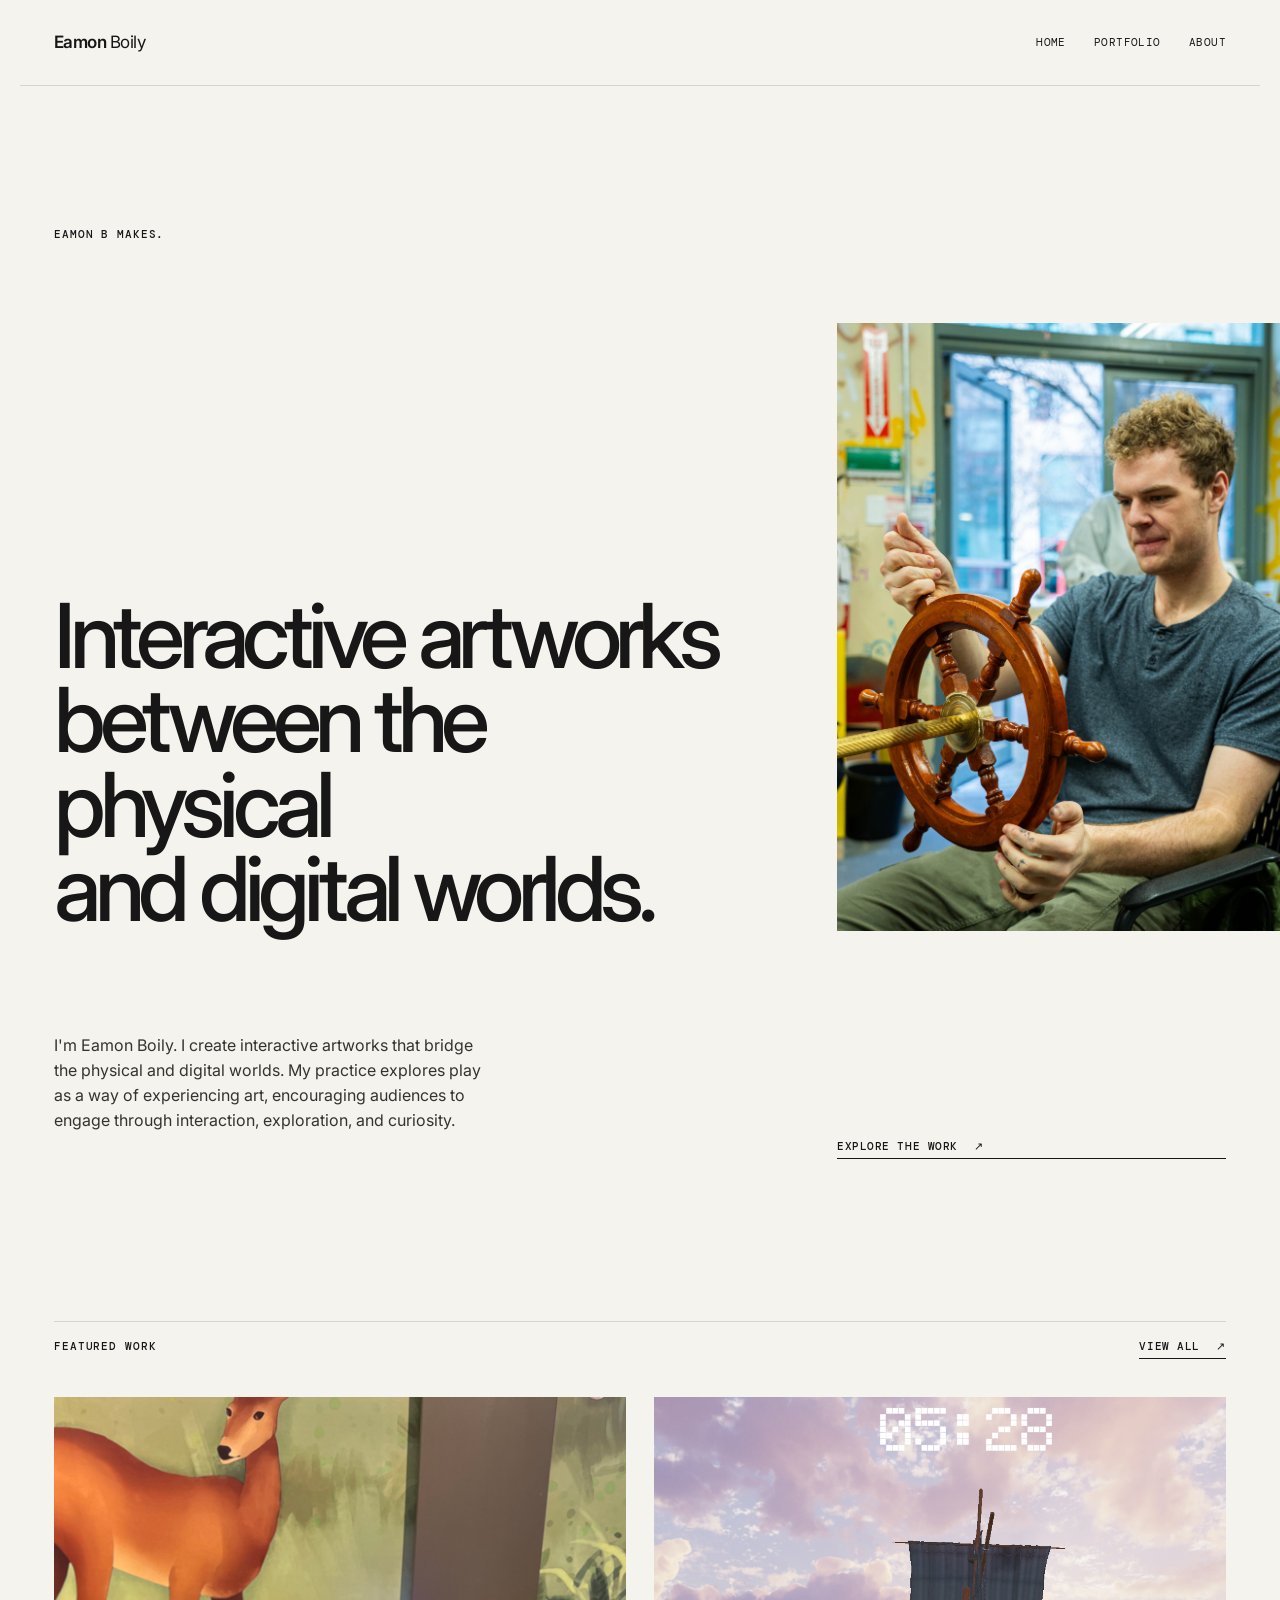
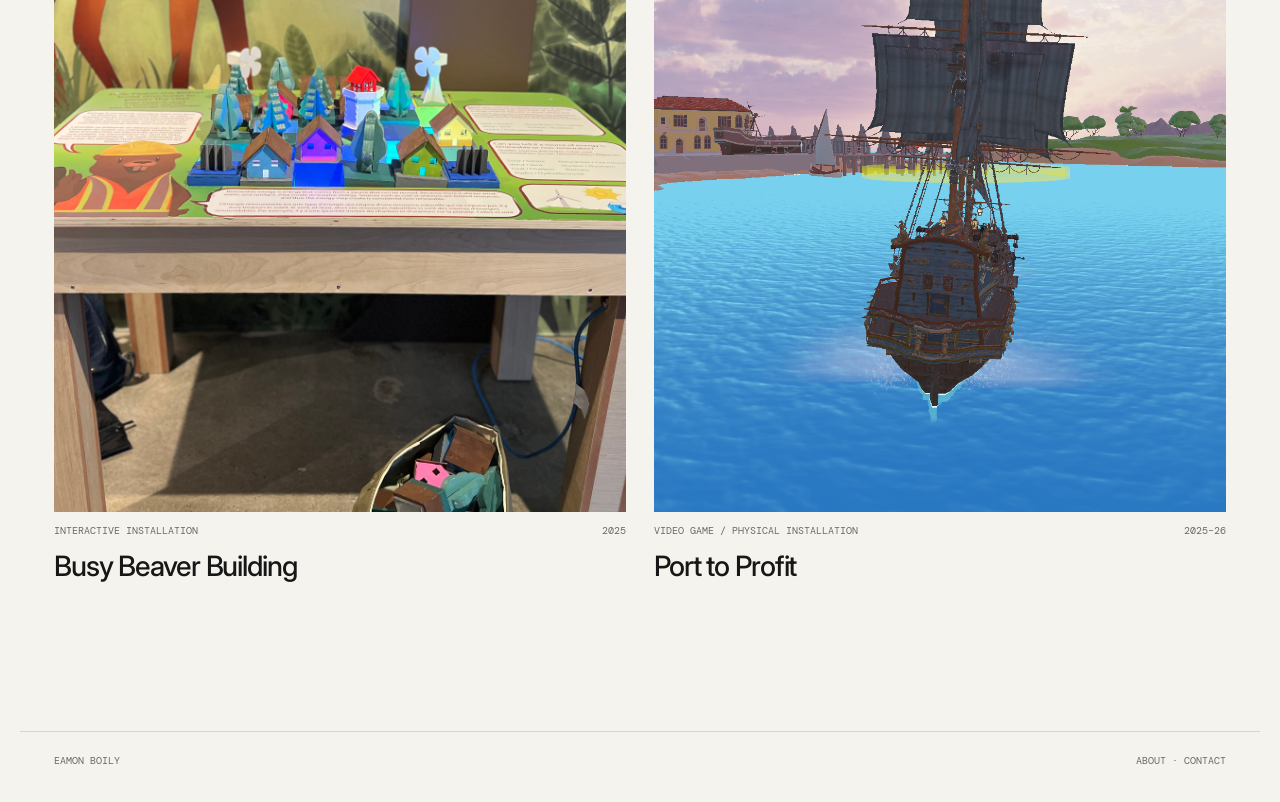
<file: index.html>
<!doctype html>
<html lang="en">
<head>
  <meta charset="utf-8">
  <meta name="viewport" content="width=device-width, initial-scale=1">
  <title>Eamon B Makes.</title>
  <meta name="description" content="Eamon Boily — interactive artist, designer, and creator exploring physical and digital interaction.">
  <link rel="stylesheet" href="assets/style.css">
</head>
<body>
  <header class="site-header">
    <a class="brand" href="index.html">Eamon <span>Boily</span></a>
    <nav><a href="index.html">Home</a><a href="portfolio.html">Portfolio</a><a href="bio.html">About</a></nav>
  </header>

  <main>
    <section class="hero">
      <p class="eyebrow">EAMON B MAKES.</p>
      <h1>Interactive artworks<br>between the physical<br>and digital worlds.</h1>
      <div class="project-image hero-image">
        <img src="images/MeHoldingWheel.jpg">
      </div>
      <p class="intro">I'm Eamon Boily. I create interactive artworks that bridge the physical and digital worlds. My practice explores play as a way of experiencing art, encouraging audiences to engage through interaction, exploration, and curiosity.</p>
      <a class="text-link" href="portfolio.html">Explore the work <span>↗</span></a>
    </section>

    <section class="featured">
      <div class="section-heading">
        <p class="eyebrow">FEATURED WORK</p>
        <a class="text-link" href="portfolio.html">View all <span>↗</span></a>
      </div>
      <div class="project-grid">
        <a class="project-card" href="projects/busy-beaver-building.html">
          <div class="project-image wix-image"><img src="images/BBB-Portfolio2.jpeg" alt="Featured work from Eamon Boily"></div>
          <div class="project-meta"><span>Interactive installation</span><span>2025</span></div>
          <h2>Busy Beaver Building</h2>
        </a>
        <a class="project-card" href="projects/port-to-profit.html">
          <div class="project-image wix-image"><img src ="images/PTP-Main.png"></div>
          <div class="project-meta"><span>Video game / physical installation</span><span>2025–26</span></div>
          <h2>Port to Profit</h2>
        </a>
      </div>
    </section>
  </main>

  <footer><span> Eamon Boily</span><span><a href="bio.html">About</a> · <a href="mailto:eamonboily@gmail.com">Contact</a></span></footer>
</body>
</html>
</file>
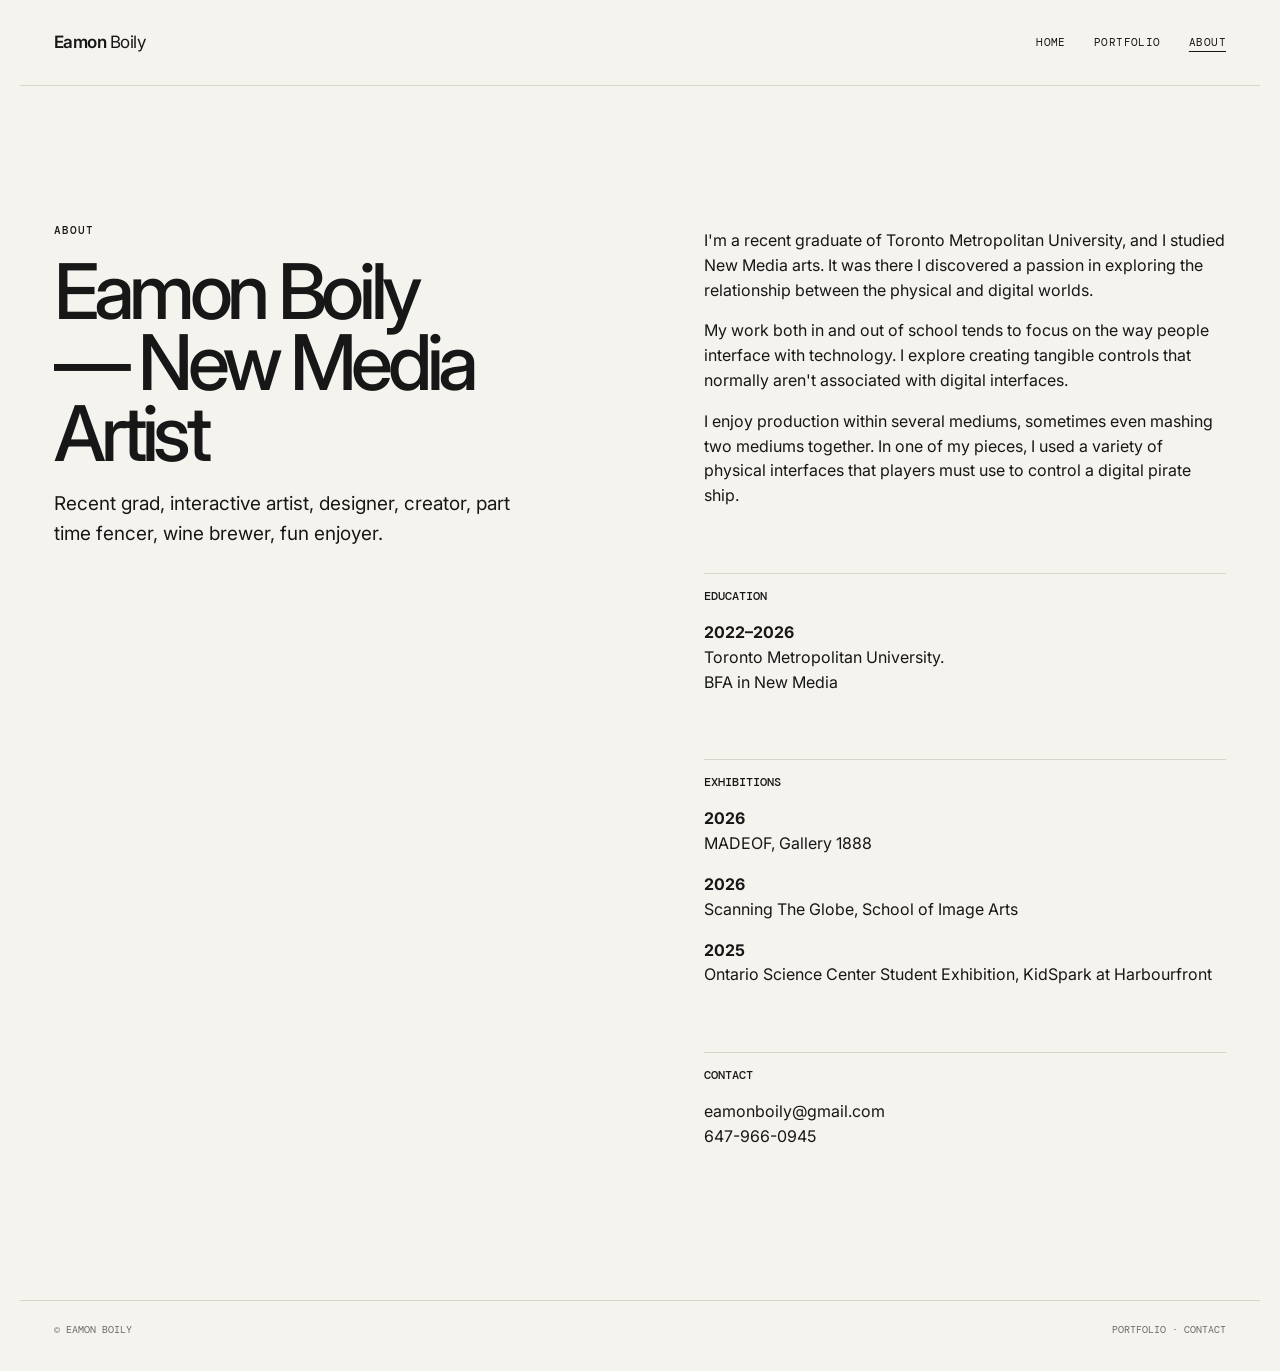
<file: bio.html>
<!doctype html>
<html lang="en">
<head>
  <meta charset="utf-8"><meta name="viewport" content="width=device-width, initial-scale=1">
  <title>About — Eamon B Makes.</title>
  <link rel="stylesheet" href="assets/style.css">
</head>
<body>
<header class="site-header"><a class="brand" href="index.html">Eamon <span>Boily</span></a><nav><a href="index.html">Home</a><a href="portfolio.html">Portfolio</a><a class="active" href="bio.html">About</a></nav></header>
<main>
  <section class="bio-layout">
    <div><p class="eyebrow">ABOUT</p><h1>Eamon Boily<br>— New Media Artist</h1><p class="lead">Recent grad, interactive artist, designer, creator, part time fencer, wine brewer, fun enjoyer.</p></div>
    <div class="bio-copy">
      <p>I'm a recent graduate of Toronto Metropolitan University, and I studied New Media arts. It was there I discovered a passion in exploring the relationship between the physical and digital worlds.</p>
      <p>My work both in and out of school tends to focus on the way people interface with technology. I explore creating tangible controls that normally aren't associated with digital interfaces.</p>
      <p>I enjoy production within several mediums, sometimes even mashing two mediums together. In one of my pieces, I used a variety of physical interfaces that players must use to control a digital pirate ship.</p>
      <h2>Education</h2><p><strong>2022–2026</strong><br>Toronto Metropolitan University.<br>BFA in New Media</p>
      <h2>Exhibitions</h2>
      <p><strong>2026</strong><br>MADEOF, Gallery 1888</p>
      <p><strong>2026</strong><br><a href="https://scanningtheglobe.ca/" target="_blank" rel="noreferrer">Scanning The Globe</a>, School of Image Arts</p>
      <p><strong>2025</strong><br>Ontario Science Center Student Exhibition, KidSpark at Harbourfront</p>
      <h2>Contact</h2><p><a href="mailto:eamonboily@gmail.com">eamonboily@gmail.com</a><br>647-966-0945</p>
    </div>
  </section>
</main>
<footer><span>© Eamon Boily</span><span><a href="portfolio.html">Portfolio</a> · <a href="mailto:eamonboily@gmail.com">Contact</a></span></footer>
</body>
</html>
</file>
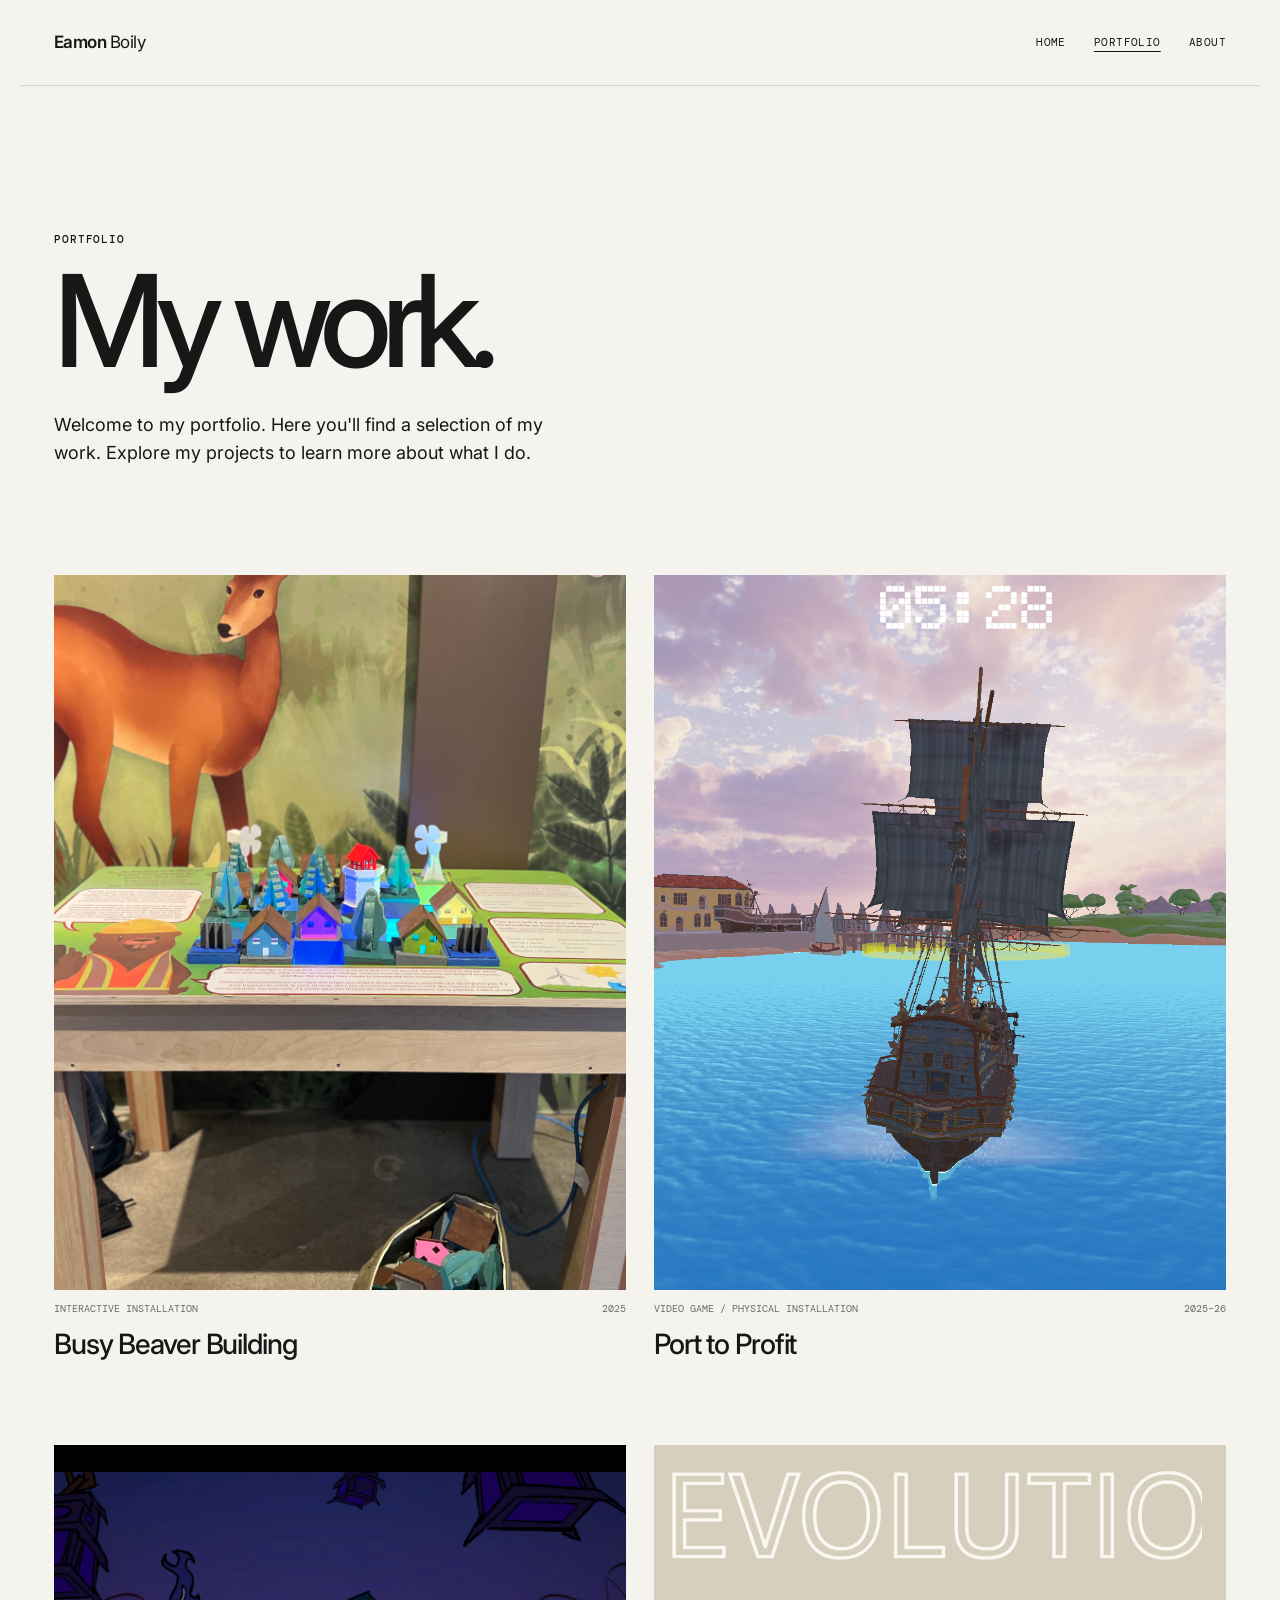
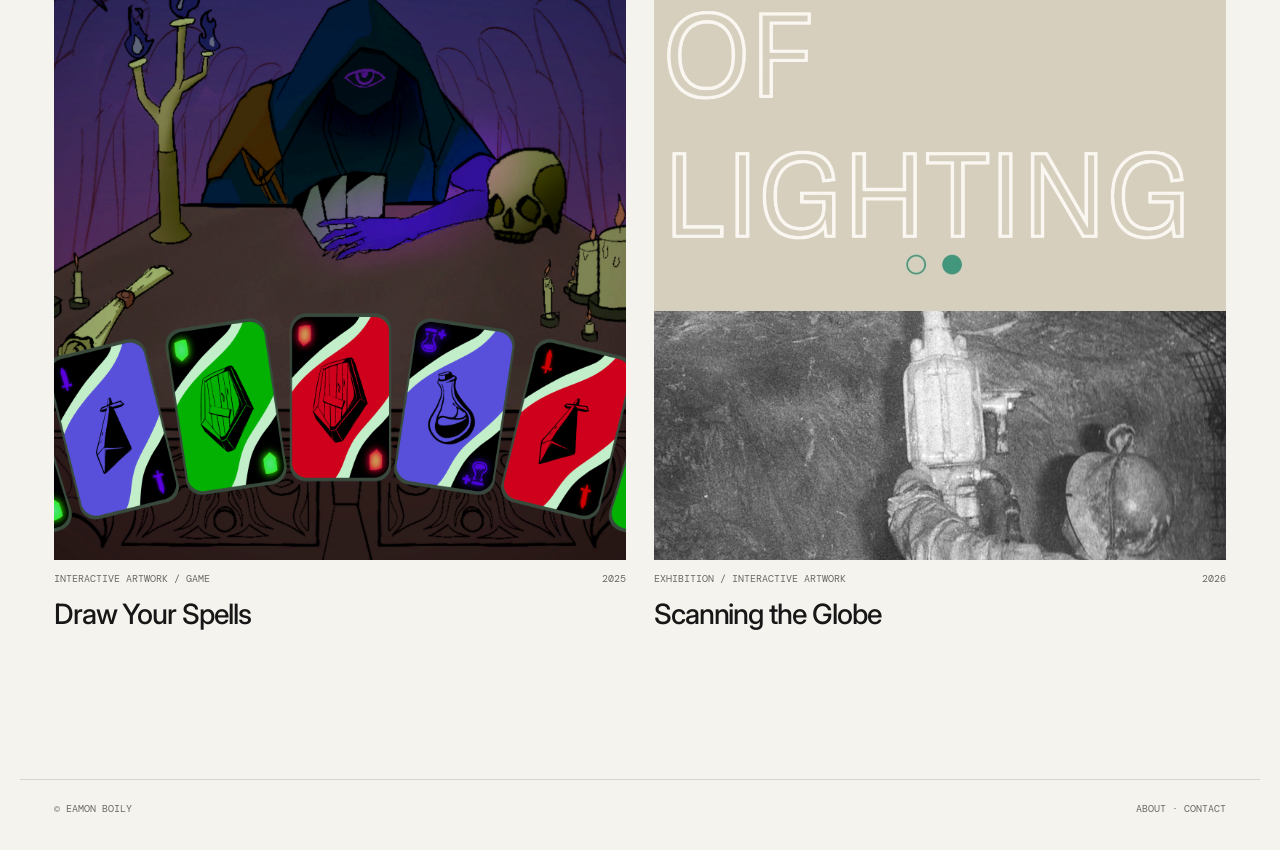
<file: portfolio.html>
<!doctype html>
<html lang="en">
<head>
  <meta charset="utf-8"><meta name="viewport" content="width=device-width, initial-scale=1">
  <title>Portfolio — Eamon B Makes.</title>
  <link rel="stylesheet" href="assets/style.css">
</head>
<body>
<header class="site-header"><a class="brand" href="index.html">Eamon <span>Boily</span></a><nav><a href="index.html">Home</a><a class="active" href="portfolio.html">Portfolio</a><a href="bio.html">About</a></nav></header>
<main>
  <section class="page-intro"><p class="eyebrow">PORTFOLIO</p><h1>My work.</h1><p>Welcome to my portfolio. Here you'll find a selection of my work. Explore my projects to learn more about what I do.</p></section>
  <section class="project-grid portfolio-grid">
    <a class="project-card" href="projects/busy-beaver-building.html"><div class="project-image wix-image"><img src ="images/BBB-Portfolio2.jpeg"></div><div class="project-meta"><span>Interactive installation</span><span>2025</span></div><h2>Busy Beaver Building</h2></a>
    <a class="project-card" href="projects/port-to-profit.html"><div class="project-image wix-image"><img src = "images/PTP-Main.png"></div><div class="project-meta"><span>Video game / physical installation</span><span>2025–26</span></div><h2>Port to Profit</h2></a>
    <a class="project-card" href="projects/draw-your-spells.html"><div class="project-image wix-image"><img src = "images/DYS-Main.png"></div><div class="project-meta"><span>Interactive artwork / game</span><span>2025</span></div><h2>Draw Your Spells</h2></a>
    <a class="project-card" href="projects/scanning-the-globe.html"><div class="project-image wix-image"><img src = "images/STG-M2.jpg"></div><div class="project-meta"><span>Exhibition / interactive artwork</span><span>2026</span></div><h2>Scanning the Globe</h2></a>
  </section>
</main>
<footer><span>© Eamon Boily</span><span><a href="bio.html">About</a> · <a href="mailto:eamonboily@gmail.com">Contact</a></span></footer>
</body>
</html>
</file>
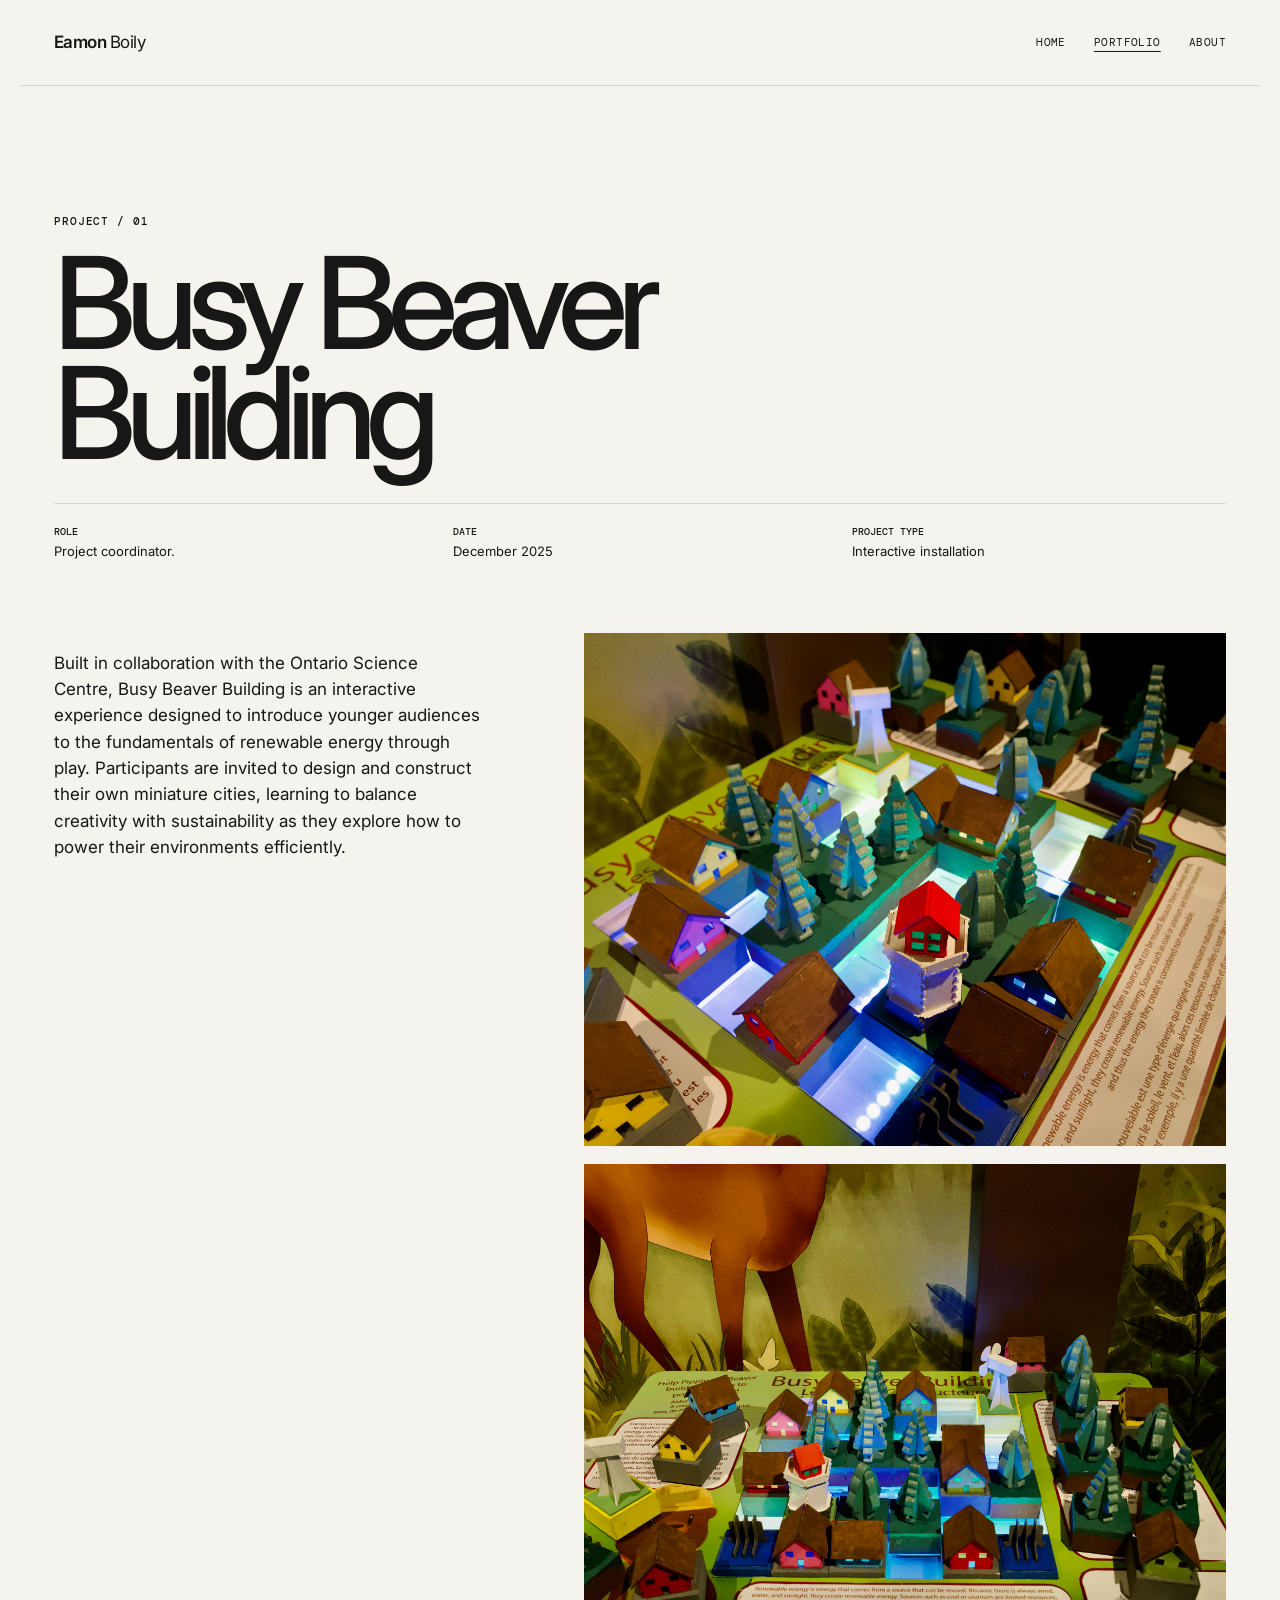
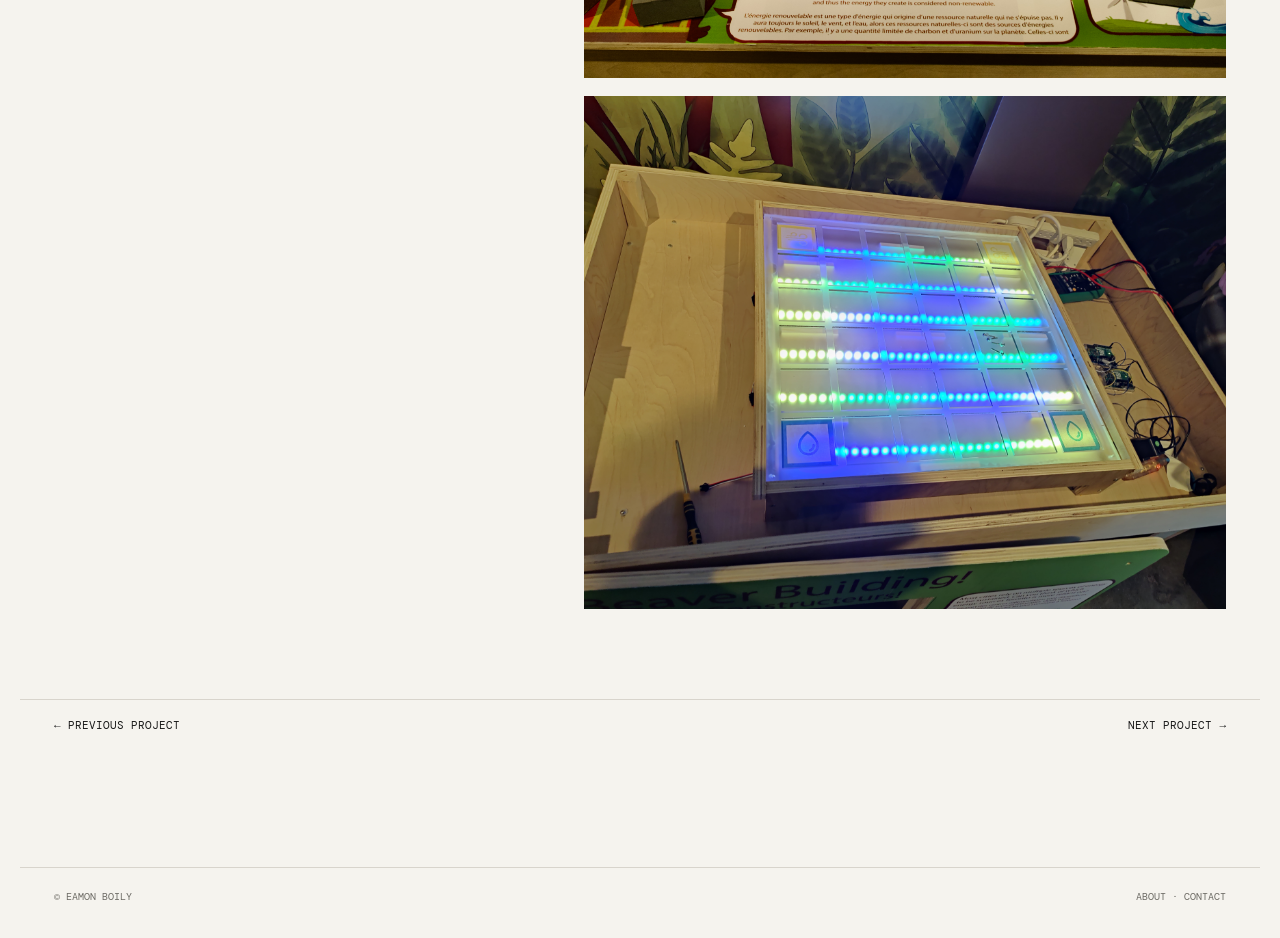
<file: projects/busy-beaver-building.html>
<!doctype html>
<html lang="en">
<head><meta charset="utf-8"><meta name="viewport" content="width=device-width, initial-scale=1"><title>Busy Beaver Building — Eamon B Makes.</title><link rel="stylesheet" href="../assets/style.css"></head>



<body>
<header class="site-header"><a class="brand" href="../index.html">Eamon <span>Boily</span></a><nav><a href="../index.html">Home</a><a class="active" href="../portfolio.html">Portfolio</a><a href="../bio.html">About</a></nav></header>
<main>
<section class="project-header"><p class="eyebrow">PROJECT / 01</p><h1>Busy Beaver<br>Building</h1><div class="project-details"><p><strong>Role</strong><br>Project coordinator.</p><p><strong>Date</strong><br>December 2025</p><p><strong>Project type</strong><br>Interactive installation</p></div></section>
<section class="project-body"><div class="project-copy"><p>Built in collaboration with the Ontario Science Centre, Busy Beaver Building is an interactive experience designed to introduce younger audiences to the fundamentals of renewable energy through play. Participants are invited to design and construct their own miniature cities, learning to balance creativity with sustainability as they explore how to power their environments efficiently.</p></div><div class="gallery">
    <div class="landscape-image"><img src = "../images/BBB-Portfolio1.jpeg"></div>
    <div class="landscape-image"><img src = "../images/BBB-Main.jpeg"></div>
    <div class="landscape-image"><img src = "../images/BBBImage.jpg"></div></div></section>
<div class="project-nav"><a href="scanning-the-globe.html">← Previous project</a><a href="port-to-profit.html">Next project →</a></div>
</main><footer><span>© Eamon Boily</span><span><a href="../bio.html">About</a> · <a href="mailto:eamonboily@gmail.com">Contact</a></span></footer>
</body></html>
</file>
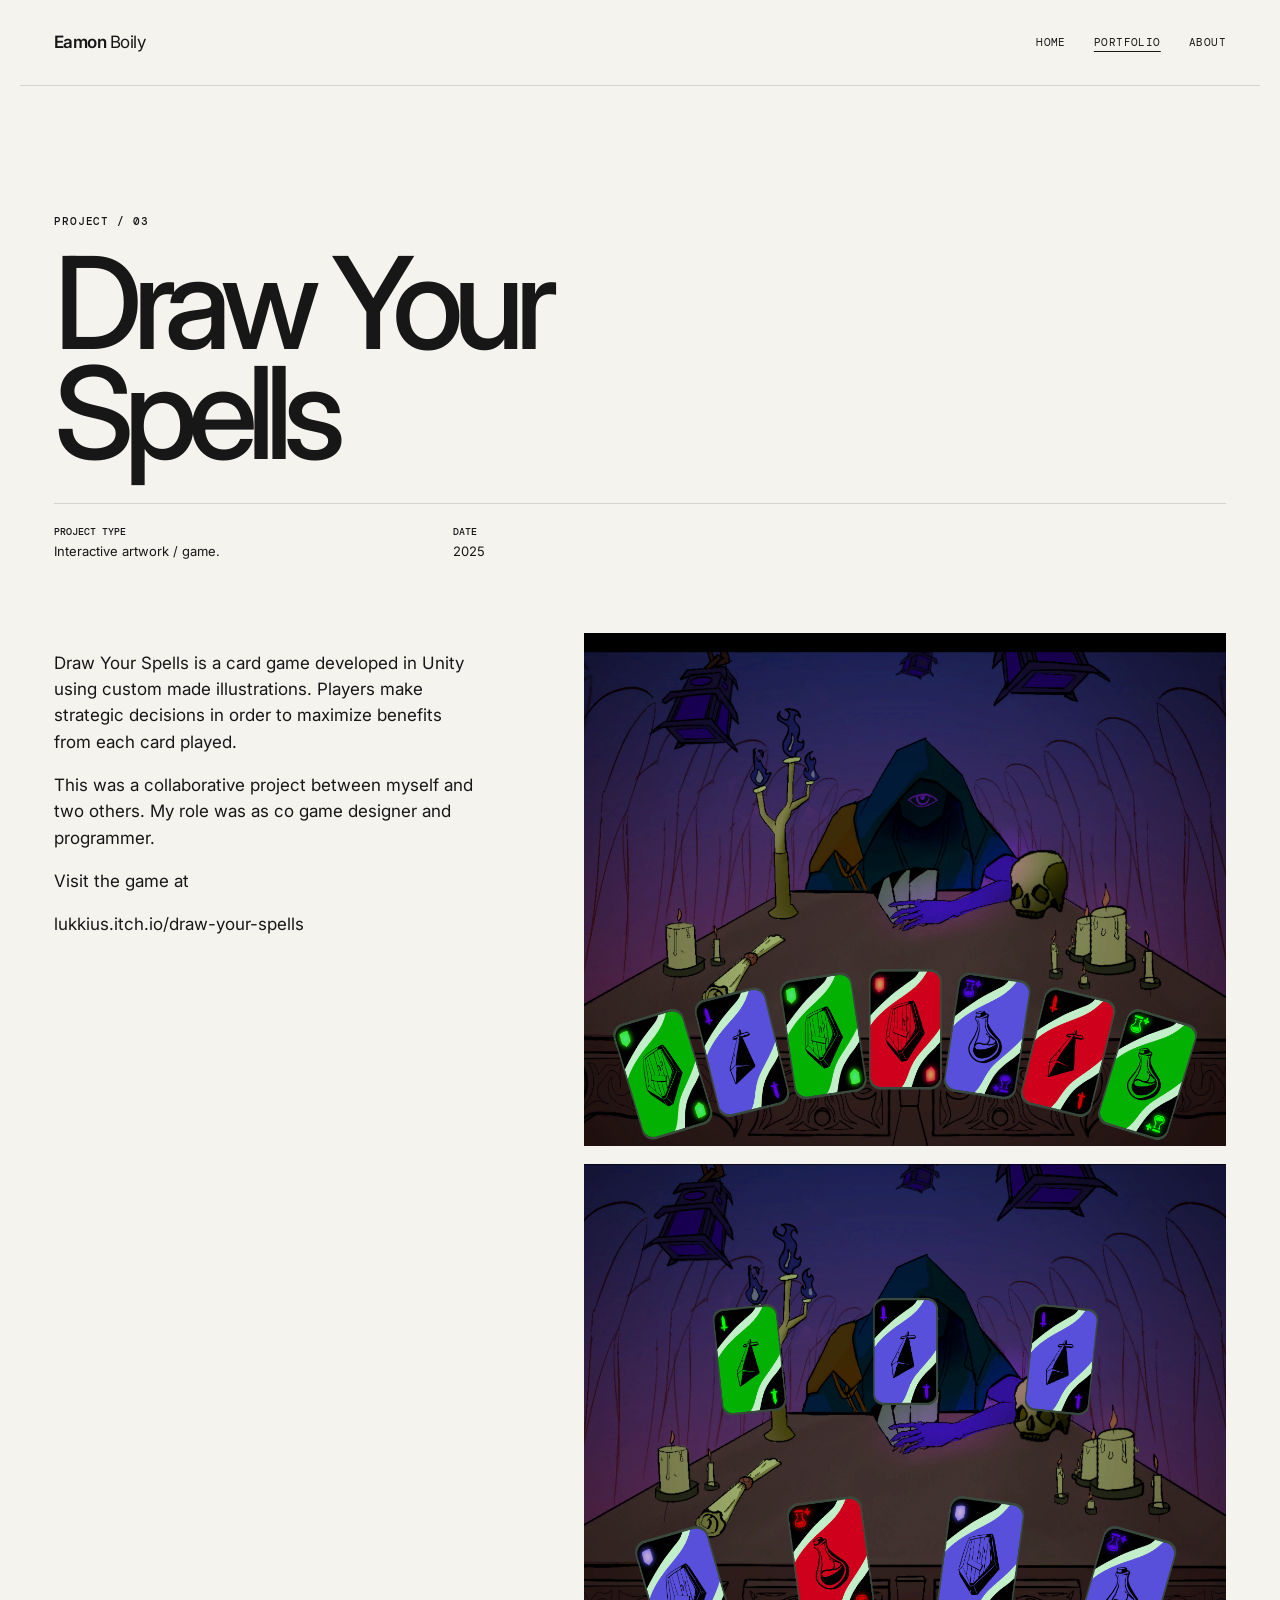
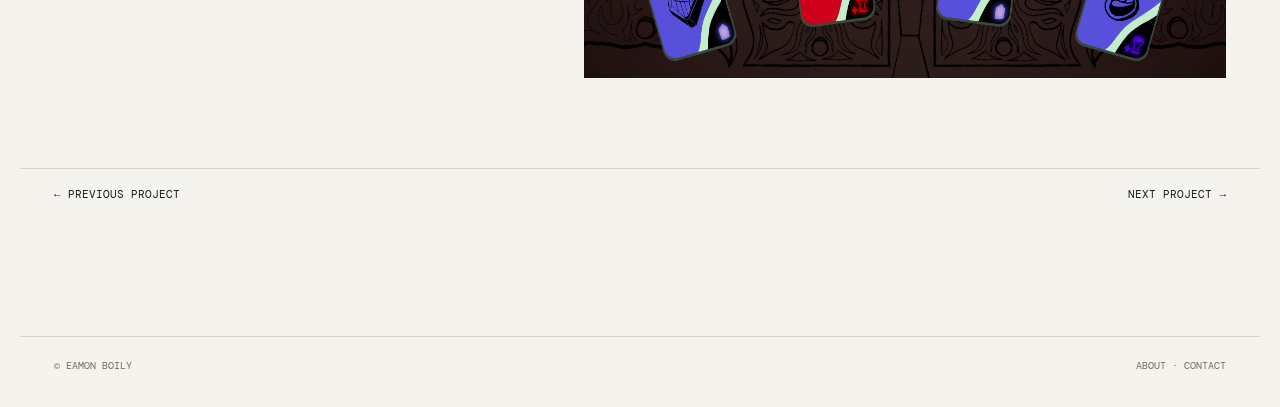
<file: projects/draw-your-spells.html>
<!doctype html>
<html lang="en">
<head>
<meta charset="utf-8"><meta name="viewport" content="width=device-width, initial-scale=1">
<title>Draw Your Spells — Eamon B Makes.</title>
<link rel="stylesheet" href="../assets/style.css">
</head>
<body>
<header class="site-header">
<a class="brand" href="../index.html">Eamon <span>Boily</span></a>
<nav><a href="../index.html">Home</a><a class="active" href="../portfolio.html">Portfolio</a><a href="../bio.html">About</a></nav>
</header>
<main>
<section class="project-header">
<p class="eyebrow">PROJECT / 03</p>
<h1>Draw Your<br>Spells</h1>
<div class="project-details">
<p><strong>Project type</strong><br>Interactive artwork / game.</p>
<p><strong>Date</strong><br>2025</p>
</div>
</section>
<section class="project-body">
<div class="project-copy">
<p>Draw Your Spells is a card game developed in Unity using custom made illustrations. Players make strategic decisions in order to maximize benefits from each card played.</p>
<p> This was a collaborative project between myself and two others. My role was as co game designer and programmer.</p>
<p> Visit the game at<p></p> lukkius.itch.io/draw-your-spells</p>
</div>
<div class="gallery">
<div class="landscape-image"><img src = "../images/DYS-Portfolio1.png"></div>
<div class="landscape-image"><img src = "../images/DYS-Portfolio2.png"></div>
</div>
</section>
<div class="project-nav"><a href="port-to-profit.html">← Previous project</a><a href="scanning-the-globe.html">Next project →</a></div>
</main>
<footer><span>© Eamon Boily</span><span><a href="../bio.html">About</a> · <a href="mailto:eamonboily@gmail.com">Contact</a></span></footer>
</body>
</html>
</file>
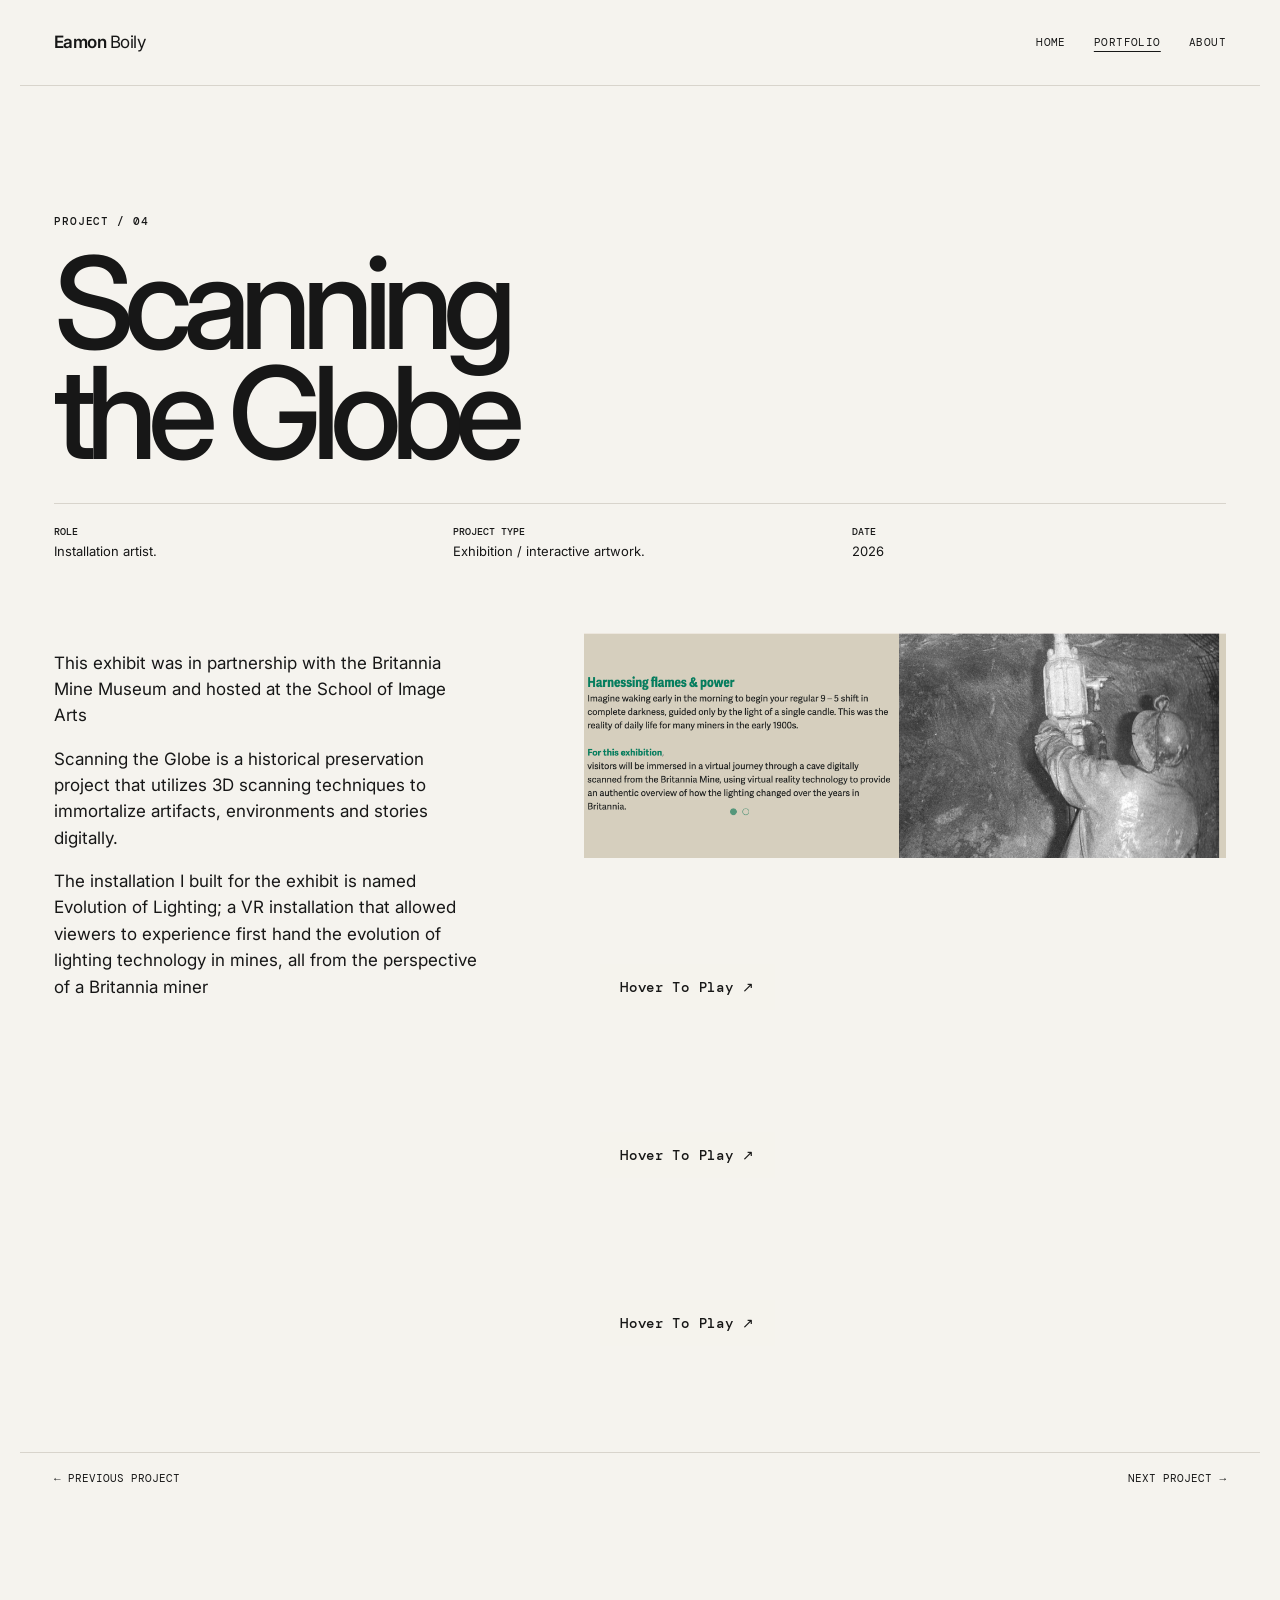
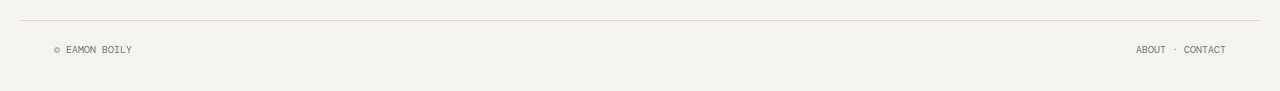
<file: projects/scanning-the-globe.html>
<!doctype html>
<html lang="en">
<head>
<meta charset="utf-8"><meta name="viewport" content="width=device-width, initial-scale=1">
<title>Scanning the Globe — Eamon B Makes.</title>
<link rel="stylesheet" href="../assets/style.css">
</head>
<body>
<header class="site-header">
<a class="brand" href="../index.html">Eamon <span>Boily</span></a>
<nav><a href="../index.html">Home</a><a class="active" href="../portfolio.html">Portfolio</a><a href="../bio.html">About</a></nav>
</header>
<main>
<section class="project-header">
<p class="eyebrow">PROJECT / 04</p>
<h1>Scanning<br>the Globe</h1>
<div class="project-details">
<p><strong>Role</strong><br>Installation artist.</p>
<p><strong>Project type</strong><br>Exhibition / interactive artwork.</p>
<p><strong>Date</strong><br>2026</p>
</div>
</section>
<section class="project-body">
<div class="project-copy">
<p>This exhibit was in partnership with the Britannia Mine Museum and hosted at the School of Image Arts</p>
<p>Scanning the Globe is a historical preservation project that utilizes 3D scanning techniques to immortalize artifacts, environments and stories digitally.</p>
<p>The installation I built for the exhibit is named Evolution of Lighting; a VR installation that allowed viewers to experience first hand the evolution of lighting technology in mines, all from the perspective of a Britannia miner</p>
</div>
<div class="gallery">
<div class="portfolioProject-image"><img src = "../images/STG-Portfolio1.png"></div>
<div class="video-hover"><video muted loop playsinline preload=""metadata><source src="../Videos/STG-Portfolio2.mp4"></video><span class ="video-hint">Hover To Play ↗</span></div>
<div class="video-hover"><video muted loop playsinline preload=""metadata><source src="../Videos/STG-Portfolio3.mp4"></video><span class ="video-hint">Hover To Play ↗</span></div>
<div class="video-hover"><video muted loop playsinline preload=""metadata><source src="../Videos/STG-Portfolio4.mp4"></video><span class ="video-hint">Hover To Play ↗</span></div>
</div>
</section>
<div class="project-nav"><a href="draw-your-spells.html">← Previous project</a><a href="busy-beaver-building.html">Next project →</a></div>
</main>
<footer><span>© Eamon Boily</span><span><a href="../bio.html">About</a> · <a href="mailto:eamonboily@gmail.com">Contact</a></span></footer>

<script>
  document.querySelectorAll('.video-hover video').forEach(video => {
    video.addEventListener('mouseenter', () => {
      video.play();
    });

    video.addEventListener('mouseleave', () => {
      video.pause();
      video.currentTime = 0;
    });
  });
</script>


</body>
</html>
</file>
<file: assets/style.css>
@import url('https://fonts.googleapis.com/css2?family=DM+Mono:wght@400;500&family=Inter:wght@400;500;600&display=swap');
:root{--bg:#f5f3ee;--ink:#171717;--muted:#6c6a64;--line:#d8d4cc;--max:1240px}
*{box-sizing:border-box}html{scroll-behavior:smooth}body{margin:0;background:var(--bg);color:var(--ink);font-family:Inter,Arial,sans-serif;line-height:1.55}a{color:inherit;text-decoration:none}a:hover{opacity:.62}.site-header{height:86px;max-width:var(--max);margin:auto;padding:0 34px;display:flex;align-items:center;justify-content:space-between;border-bottom:1px solid var(--line)}.brand{font-size:17px;font-weight:600;letter-spacing:-.03em}.brand span{font-weight:400}nav{display:flex;gap:28px;font-family:'DM Mono',monospace;font-size:11px;text-transform:uppercase;letter-spacing:.04em}nav a.active{text-decoration:underline;text-underline-offset:5px}.hero,.featured,.page-intro,.portfolio-grid,.bio-layout,.project-header,.project-body,.project-nav{max-width:var(--max);margin:auto;padding-left:34px;padding-right:34px}.hero{padding-top:15vh;padding-bottom:18vh;display:grid;grid-template-columns:1.4fr .8fr;gap:8vw;align-items:end}.eyebrow{font:500 11px/1.3 'DM Mono',monospace;letter-spacing:.08em}.hero .eyebrow{grid-column:1/-1;margin:0 0 -20px}.hero h1{font-size:clamp(48px,7vw,98px);line-height:.94;letter-spacing:-.07em;font-weight:500;margin:0}.intro{font-size:16px;max-width:440px;margin:0 0 26px;color:#35332f}.text-link{font:500 11px 'DM Mono',monospace;text-transform:uppercase;letter-spacing:.05em;border-bottom:1px solid var(--ink);padding-bottom:5px}.text-link span{margin-left:9px}.featured{padding-bottom:15vh}.section-heading{border-top:1px solid var(--line);padding-top:17px;display:flex;justify-content:space-between;margin-bottom:38px}.section-heading p{margin:0}.project-grid{display:grid;grid-template-columns:repeat(2,1fr);gap:70px 28px}.project-image{aspect-ratio:4/5;background:#ddd8ce}.placeholder{position:relative;overflow:hidden}.image-busy:after,.image-port:after{content:'';position:absolute;inset:13%;border:1px solid rgba(0,0,0,.15);transform:rotate(-5deg)}.image-port{background:#d8d5ce}.image-port:after{transform:rotate(4deg);inset:18% 10%}.project-meta{display:flex;justify-content:space-between;gap:20px;margin-top:12px;color:var(--muted);font:10px 'DM Mono',monospace;text-transform:uppercase}.project-card h2{font-size:28px;font-weight:500;letter-spacing:-.04em;margin:8px 0}.page-intro{padding-top:15vh;padding-bottom:10vh;max-width:var(--max)}.page-intro h1,.project-header h1{font-size:clamp(64px,10vw,140px);line-height:.86;letter-spacing:-.08em;font-weight:500;margin:20px 0 35px}.page-intro>p:last-child{max-width:520px;font-size:18px}.portfolio-grid{padding-bottom:15vh}.bio-layout{padding-top:14vh;padding-bottom:15vh;display:grid;grid-template-columns:1fr 1fr;gap:10vw}.bio-layout h1{font-size:clamp(52px,6vw,82px);line-height:.92;letter-spacing:-.07em;font-weight:500;margin:20px 0}.lead{font-size:19px;max-width:470px}.bio-copy{max-width:570px}.bio-copy h2{font:500 12px 'DM Mono',monospace;text-transform:uppercase;border-top:1px solid var(--line);padding-top:14px;margin-top:65px}.project-header{padding-top:13vh;padding-bottom:8vh}.project-details{display:grid;grid-template-columns:repeat(3,1fr);gap:25px;border-top:1px solid var(--line);padding-top:16px}.project-details p{margin:0;font-size:13px}.project-details strong{font:500 10px 'DM Mono',monospace;text-transform:uppercase}.project-body{display:grid;grid-template-columns:.8fr 1.2fr;gap:8vw;padding-bottom:10vh}.project-copy{font-size:17px}.gallery{display:grid;gap:18px}.gallery-placeholder{min-height:360px;background:#ddd8ce;display:grid;place-items:center;padding:30px;text-align:center;color:#77736c;font:11px 'DM Mono',monospace}.gallery-placeholder:nth-child(2){min-height:520px}.project-nav{border-top:1px solid var(--line);padding-top:18px;padding-bottom:15vh;display:flex;justify-content:space-between;font:11px 'DM Mono',monospace;text-transform:uppercase}footer{border-top:1px solid var(--line);max-width:var(--max);margin:auto;padding:22px 34px 35px;display:flex;justify-content:space-between;color:var(--muted);font:10px 'DM Mono',monospace;text-transform:uppercase}@media(max-width:760px){.site-header{height:72px;padding:0 20px}nav{gap:14px}.hero,.featured,.page-intro,.portfolio-grid,.bio-layout,.project-header,.project-body,.project-nav{padding-left:20px;padding-right:20px}.hero{padding-top:12vh;padding-bottom:15vh;display:block}.hero .eyebrow{margin:0 0 30px}.hero h1{font-size:54px;margin-bottom:35px}.project-grid{grid-template-columns:1fr;gap:50px}.bio-layout,.project-body{grid-template-columns:1fr;gap:50px}.page-intro h1,.project-header h1{font-size:72px}.project-details{grid-template-columns:1fr 1fr}.project-details p:last-child{grid-column:1/-1}.gallery-placeholder{min-height:260px!important}footer{padding-left:20px;padding-right:20px;gap:15px;flex-direction:column}}

.image-spells{background:#e0ddd4}.image-spells:after{content:'✦  ✧  ✦';position:absolute;inset:0;display:grid;place-items:center;font-size:44px;letter-spacing:25px;transform:rotate(-8deg);opacity:.22}
.image-scanning{background:#d5d8d4}.image-scanning:after{content:'SCAN / IMAGE / GLOBE';position:absolute;inset:0;display:grid;place-items:center;font:500 12px 'DM Mono',monospace;letter-spacing:.15em;transform:rotate(-12deg);opacity:.3}

.wix-image{overflow:hidden;background:#ddd8ce}.wix-image img{width:100%;height:100%;display:block;object-fit:cover}
.hero-image {
  grid-column: 2 / -1;
  width: 125%;
  max-width: 500px;
  aspect-ratio: 4 / 5;
  
}
.hero-image img{width: 100%; height: 100%; display: block; object-fit: cover;}

.video-hover{
    overflow: hidden;
    position: relative;
    cursor:pointer;
    max-width: 300px;
}
.video-hover video{width: 100%; height: 100%; display: block; object-fit:cover;}

.video-hint{position:absolute; left:16px; bottom:16px; padding:14px 20px; background:rgba(245,243,238,0.9); color:#171717; font:500 14px 'DM Mono',monospace;
    letter-spacing:.05em; pointer-events:none; transition: opacity .25s ease;}
.video-hover:hover .video-hint{
    opacity:0;
}


.portfolioProject-image{max-width: 650px;}
.portfolioProject-image img{width: 100%; height: 100%; display: block; object-fit: cover;}

.landscape-image{aspect-ratio: 5/4}
.landscape-image img{width: 100%; height: 100%; display: block; object-fit: cover;}
</file>
